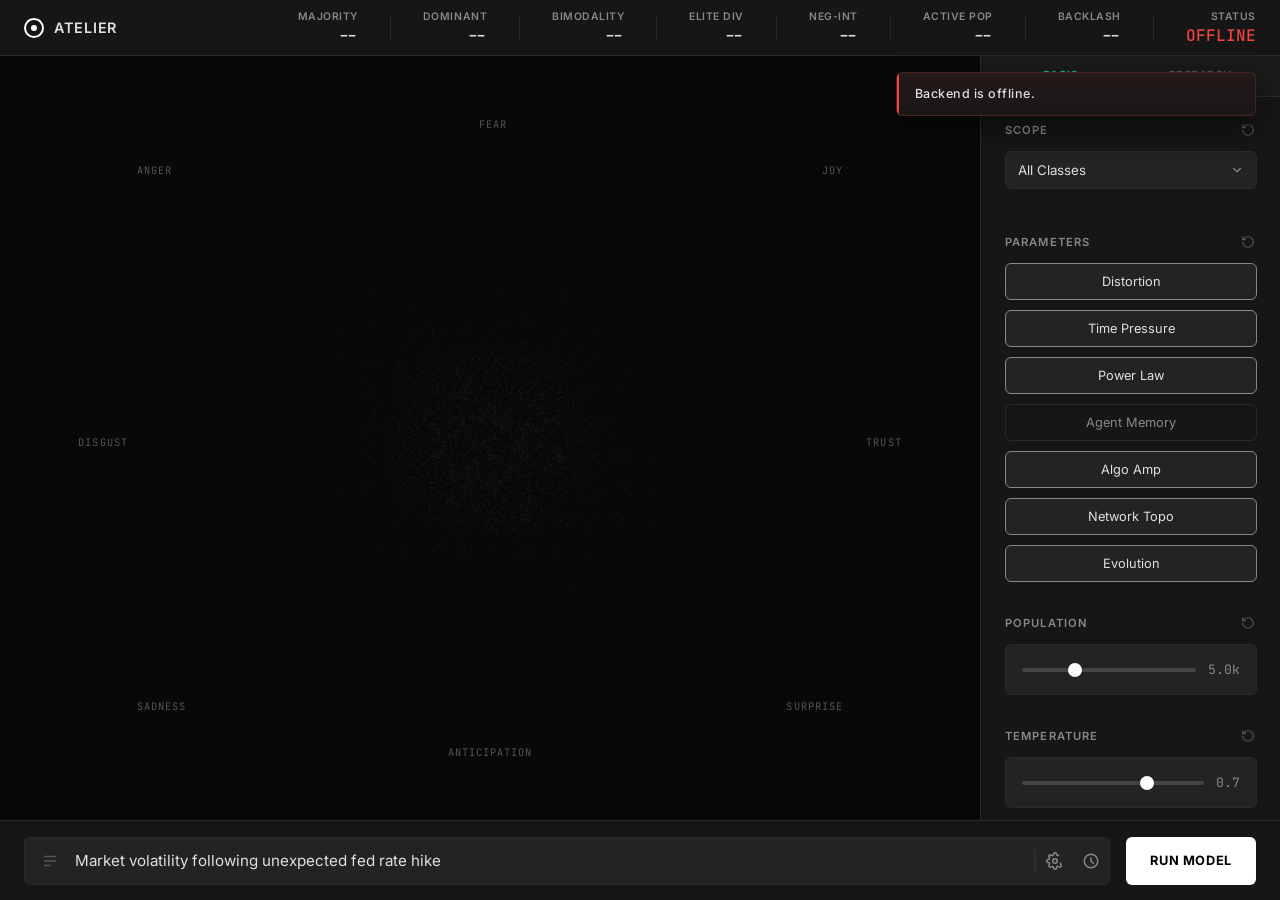
<file: frontend/index.html>
<!doctype html>
<html lang="en">
    <head>
        <meta charset="UTF-8" />
        <meta name="viewport" content="width=device-width, initial-scale=1.0" />
        <title>ATELIER</title>
        <link rel="stylesheet" href="style.css" />
        <link
            href="https://fonts.googleapis.com/css2?family=Inter:wght@400;500;600&family=JetBrains+Mono:wght@400;500&display=swap"
            rel="stylesheet"
        />
    </head>
    <body>
        <div id="toast-container" class="toast-container"></div>
        <!-- TOP TELEMETRY BAR -->
        <header class="telemetry-bar">
            <!-- LEFT: BRAND -->
            <div class="brand">
                <div class="brand-icon">
                    <div class="icon-inner"></div>
                </div>
                <span>ATELIER</span>
            </div>

            <!-- RIGHT: METRICS + GEAR -->
            <div class="telemetry-right">
                <div class="metrics-ticker">
                    <div
                        class="metric" tabindex="0"
                        data-tooltip="The raw majority emotion across the entire population, unweighted by influence."
                    >
                        <span class="label">MAJORITY</span>
                        <span class="value" id="val-majority">--</span>
                    </div>
                    <div class="separator"></div>
                    <div
                        class="metric" tabindex="0"
                        data-tooltip="The most influential emotion, weighted by agent influence and outrage contagion."
                    >
                        <span class="label">DOMINANT</span>
                        <span class="value" id="val-sentiment">--</span>
                    </div>
                    <div class="separator"></div>
                    <div
                        class="metric" tabindex="0"
                        data-tooltip="Sarle's Bimodality Coefficient. > 0.555 indicates a true societal schism/polarization."
                    >
                        <span class="label">BIMODALITY</span>
                        <span class="value" id="val-polarization">--</span>
                    </div>
                    <div class="separator"></div>
                    <div
                        class="metric" tabindex="0"
                        data-tooltip="Distance between the emotional center of elites vs the general population."
                    >
                        <span class="label">ELITE DIV</span>
                        <span class="value" id="val-elite-divergence">--</span>
                    </div>
                    <div class="separator"></div>
                    <div
                        class="metric" tabindex="0"
                        data-tooltip="Area under the curve for negative emotional valence over time (stewing)."
                    >
                        <span class="label">NEG-INT</span>
                        <span class="value" id="val-negative-integral">--</span>
                    </div>
                    <div class="separator"></div>
                    <div
                        class="metric" tabindex="0"
                        data-tooltip="Percentage of the population crossing the Granovetter behavioral threshold."
                    >
                        <span class="label">ACTIVE POP</span>
                        <span class="value" id="val-active-pop">--</span>
                    </div>
                    <div class="separator"></div>
                    <div
                        class="metric" tabindex="0"
                        data-tooltip="Probability that the skeptical frame captures the wider public narrative."
                    >
                        <span class="label">BACKLASH</span>
                        <span class="value" id="val-backlash">--</span>
                    </div>
                    <div class="separator hidden" id="warnings-separator"></div>
                    <div
                        class="metric hidden"
                        id="warnings-metric"
                        tabindex="0"
                        data-tooltip="Simulation warnings will appear here when generation or evolution falls back."
                    >
                        <span class="label">WARNINGS</span>
                        <span class="value" id="val-warnings">0</span>
                    </div>
                    <div class="separator"></div>
                    <div class="metric" tabindex="0">
                        <span class="label">STATUS</span>
                        <span class="value" id="sys-status">--</span>
                    </div>
                </div>
            </div>
        </header>

        <div class="app-body">
            <!-- EXPLAINABILITY OVERLAY -->
            <div id="explainability-panel" class="explainability-panel hidden">
                <div class="explainability-header">
                    <div class="explainability-title">REASONING TRACES</div>
                    <button id="close-explainability" class="close-btn" aria-label="Close explainability">&times;</button>
                </div>
                <div class="explainability-content">
                    <div class="explain-section">
                        <h4>WORLD MODEL REASONING</h4>
                        <p id="ex-reasoning">--</p>
                    </div>
                    <div class="explain-section">
                        <h4>COGNITIVE DRIVERS</h4>
                        <p id="ex-cognitive">--</p>
                    </div>
                    <div class="explain-section">
                        <h4>DETECTED BIASES</h4>
                        <div id="ex-biases" class="bias-tags-container">--</div>
                    </div>
                    <div class="explain-section">
                        <h4>THE SHIFT</h4>
                        <p id="ex-shift-story">--</p>
                    </div>
                    <div class="explain-section">
                        <h4>VIRAL DYNAMICS</h4>
                        <p id="ex-viral">--</p>
                    </div>
                    <div class="explain-section">
                        <h4>TUG OF WAR</h4>
                        <p id="ex-tug-of-war">--</p>
                    </div>
                    <div class="explain-section">
                        <h4>SOCIETAL STRUCTURE</h4>
                        <p id="ex-structure">--</p>
                    </div>
                    <div class="explain-section">
                        <h4>LONG-TERM IMPACT</h4>
                        <p id="ex-stewing-impact">--</p>
                    </div>
                    <div class="explain-section">
                        <h4>ENDOGENOUS EVENTS</h4>
                        <p id="ex-endogenous-events">--</p>
                    </div>
                    <div class="explain-section">
                        <h4>DEMOGRAPHICS</h4>
                        <div id="ex-demographics" class="demo-list">--</div>
                    </div>
                </div>
            </div>

            <!-- MAIN VISUALIZATION LAYER -->
            <main class="canvas-wrapper">
                <div class="grid-background"></div>

                <div class="axis-label axis-joy">JOY</div>
                <div class="axis-label axis-trust">TRUST</div>
                <div class="axis-label axis-fear">FEAR</div>
                <div class="axis-label axis-surprise">SURPRISE</div>
                <div class="axis-label axis-sadness">SADNESS</div>
                <div class="axis-label axis-disgust">DISGUST</div>
                <div class="axis-label axis-anger">ANGER</div>
                <div class="axis-label axis-anticipation">ANTICIPATION</div>

                <canvas id="agent-canvas" aria-label="Agent state visualization"></canvas>
            </main>

            <!-- RETRACTABLE SIDEBAR -->
            <aside class="sidebar" id="config-sidebar">
                <div class="sidebar-tabs">
                    <button class="tab-btn active" id="tab-basic">BASIC</button>
                    <button class="tab-btn" id="tab-researcher">
                        RESEARCH
                    </button>
                </div>
                <div class="sidebar-content" id="sidebar-basic">
                    <div class="config-section">
                        <div class="section-header">
                            <label class="section-title" tabindex="0" data-tooltip="Set the class of agents to observe.">SCOPE</label>
                            <button class="reset-section-btn" onclick="resetSection(this)" data-tooltip="Reset section" aria-label="Reset Defaults">
                                <svg width="14" height="14" viewBox="0 0 24 24" fill="none" stroke="currentColor" stroke-width="2" stroke-linecap="round" stroke-linejoin="round">
                                    <path d="M3 12a9 9 0 1 0 9-9 9.75 9.75 0 0 0-6.74 2.74L3 8"/>
                                    <path d="M3 3v5h5"/>
                                </svg>
                            </button>
                        </div>
                        <div class="select-wrapper">
                            <select id="filter-class">
                                <option value="All" selected>All Classes</option>
                                <option value="Underclass">Underclass</option>
                                <option value="Working Class">
                                    Working Class
                                </option>
                                <option value="Middle Class">
                                    Middle Class
                                </option>
                                <option value="Upper Middle">
                                    Upper Middle
                                </option>
                                <option value="Elite">Elite</option>
                            </select>
                        </div>
                    </div>

                    <div class="config-section">
                        <div class="section-header">
                            <label class="section-title" tabindex="0" data-tooltip="Toggle core simulation mechanisms.">PARAMETERS</label>
                            <button class="reset-section-btn" onclick="resetSection(this)" data-tooltip="Reset section" aria-label="Reset Defaults">
                                <svg width="14" height="14" viewBox="0 0 24 24" fill="none" stroke="currentColor" stroke-width="2" stroke-linecap="round" stroke-linejoin="round">
                                    <path d="M3 12a9 9 0 1 0 9-9 9.75 9.75 0 0 0-6.74 2.74L3 8"/>
                                    <path d="M3 3v5h5"/>
                                </svg>
                            </button>
                        </div>
                        <div class="toggle-grid">
                            <button
                                class="toggle-btn active"
                                id="tog-distortion"
                                onclick="this.classList.toggle('active')"
                                data-tooltip="Enable signal distortion (Telephone Game / Entropy)"
                            >
                                Distortion
                            </button>
                            <button
                                class="toggle-btn active"
                                id="tog-pressure"
                                onclick="this.classList.toggle('active')"
                                data-tooltip="Enable time pressure (Cognitive Tunneling / Urgency)"
                            >
                                Time Pressure
                            </button>
                            <button
                                class="toggle-btn active"
                                id="tog-power-law"
                                onclick="this.classList.toggle('active')"
                                data-tooltip="Enable power law influence (Weighted Aggregation / Pareto Distribution)"
                            >
                                Power Law
                            </button>
                            <button
                                class="toggle-btn"
                                id="tog-memory"
                                onclick="this.classList.toggle('active')"
                                data-tooltip="Enable agent memory (Fatigue and Trigger Stacking). Note: State persists across requests. May cause overlap in batch runs."
                            >
                                Agent Memory
                            </button>
                            <button
                                class="toggle-btn active"
                                id="tog-algo-amp"
                                onclick="this.classList.toggle('active')"
                                data-tooltip="Enable Algorithmic Amplification (2-pass filter bubble)"
                            >
                                Algo Amp
                            </button>
                            <button
                                class="toggle-btn active"
                                id="tog-network"
                                onclick="this.classList.toggle('active')"
                                data-tooltip="Enable Network Topology (Echo Chambers & Influencers)"
                            >
                                Network Topo
                            </button>
                            <button
                                class="toggle-btn active"
                                id="tog-evolution"
                                onclick="this.classList.toggle('active')"
                                data-tooltip="Enable long-term societal evolution"
                            >
                                Evolution
                            </button>
                        </div>
                    </div>

                    <div class="config-section">
                        <div class="section-header">
                            <label class="section-title" tabindex="0" for="param-count" data-tooltip="Total number of agents simulated in the population.">POPULATION</label>
                            <button class="reset-section-btn" onclick="resetSection(this)" data-tooltip="Reset section" aria-label="Reset Defaults">
                                <svg width="14" height="14" viewBox="0 0 24 24" fill="none" stroke="currentColor" stroke-width="2" stroke-linecap="round" stroke-linejoin="round">
                                    <path d="M3 12a9 9 0 1 0 9-9 9.75 9.75 0 0 0-6.74 2.74L3 8"/>
                                    <path d="M3 3v5h5"/>
                                </svg>
                            </button>
                        </div>
                        <div class="range-wrapper">
                            <input
                                type="range"
                                id="param-count"
                                min="1000"
                                max="15000"
                                step="1000"
                                value="5000"
                            />
                            <span class="range-val" id="disp-count">5.0k</span>
                        </div>
                    </div>

                    <div class="config-section">
                        <div class="section-header">
                            <label
                            class="section-title" tabindex="0"
                            for="param-temp"
                            data-tooltip="Controls the mutation rate. Higher values increase randomness in agent personalities and beliefs, creating more outliers."
                            >TEMPERATURE</label
                        >
                            <button class="reset-section-btn" onclick="resetSection(this)" data-tooltip="Reset section" aria-label="Reset Defaults">
                                <svg width="14" height="14" viewBox="0 0 24 24" fill="none" stroke="currentColor" stroke-width="2" stroke-linecap="round" stroke-linejoin="round">
                                    <path d="M3 12a9 9 0 1 0 9-9 9.75 9.75 0 0 0-6.74 2.74L3 8"/>
                                    <path d="M3 3v5h5"/>
                                </svg>
                            </button>
                        </div>
                        <div class="range-wrapper">
                            <input
                                type="range"
                                id="param-temp"
                                min="0"
                                max="1.0"
                                step="0.1"
                                value="0.7"
                            />
                            <span class="range-val" id="disp-temp">0.7</span>
                        </div>
                    </div>

                    <div class="config-section">
                        <label class="section-title" tabindex="0" data-tooltip="Manage parallel simulation runs for comparison.">BATCH MATRIX</label>
                        <div id="batch-container" class="batch-list">
                            <!-- Run Profiles will be injected here -->
                        </div>
                        <button
                            id="btn-add-run"
                            class="action-btn-outline action-btn-add-run"
                        >
                            + ADD EXPERIMENT
                        </button>
                    </div>
                </div>

                <div class="sidebar-content hidden" id="sidebar-researcher">
                    <div class="config-section">
                        <div class="section-header">
                            <label
                            class="section-title" tabindex="0"
                            data-tooltip="Controls the sharpness of emotions. Lower values mean more pronounced dominant emotions."
                            >EMOTION TEMP</label
                        >
                            <button class="reset-section-btn" onclick="resetSection(this)" data-tooltip="Reset section" aria-label="Reset Defaults">
                                <svg width="14" height="14" viewBox="0 0 24 24" fill="none" stroke="currentColor" stroke-width="2" stroke-linecap="round" stroke-linejoin="round">
                                    <path d="M3 12a9 9 0 1 0 9-9 9.75 9.75 0 0 0-6.74 2.74L3 8"/>
                                    <path d="M3 3v5h5"/>
                                </svg>
                            </button>
                        </div>
                        <div class="range-wrapper">
                            <input
                                type="range"
                                id="param-emotion-temp"
                                min="0.01"
                                max="1.0"
                                step="0.01"
                                value="0.2"
                            />
                            <span class="range-val" id="disp-emotion-temp"
                                >0.2</span
                            >
                        </div>
                    </div>

                    <div class="config-section">
                        <div class="section-header">
                            <label class="section-title" tabindex="0" data-tooltip="Parameters governing how agents perceive and process information.">COGNITIVE ENGINE</label>
                            <button class="reset-section-btn" onclick="resetSection(this)" data-tooltip="Reset section" aria-label="Reset Defaults">
                                <svg width="14" height="14" viewBox="0 0 24 24" fill="none" stroke="currentColor" stroke-width="2" stroke-linecap="round" stroke-linejoin="round">
                                    <path d="M3 12a9 9 0 1 0 9-9 9.75 9.75 0 0 0-6.74 2.74L3 8"/>
                                    <path d="M3 3v5h5"/>
                                </svg>
                            </button>
                        </div>
                        <div class="toggle-grid margin-y-12">
                            <button
                                class="toggle-btn active"
                                id="tog-selective-exposure"
                                onclick="this.classList.toggle('active')"
                                data-tooltip="Enable soft selective exposure instead of hard blocking."
                            >
                                Selective Exposure
                            </button>
                        </div>
                        <div class="sidebar-grid">
                            <div class="sidebar-field">
                                <label data-tooltip="Interaction strength between different world dimensions.">Cross Dim</label
                                ><input
                                    type="number"
                                    id="res-cross-dim"
                                    step="0.1"
                                    value="0.3"
                                    class="sidebar-input"
                                />
                            </div>
                            <div class="sidebar-field">
                                <label data-tooltip="Social Consensus Gain. How much agents align misinterpretations.">Consensus</label
                                ><input
                                    type="number"
                                    id="res-consensus"
                                    step="0.05"
                                    value="0.25"
                                    class="sidebar-input"
                                />
                            </div>
                        </div>
                        <div class="sidebar-grid">
                            <div class="sidebar-field">
                                <label data-tooltip="Processing speed/gain factor in processing functions.">K Process</label
                                ><input
                                    type="number"
                                    id="res-k-process"
                                    step="0.1"
                                    value="1.5"
                                    class="sidebar-input"
                                />
                            </div>
                            <div class="sidebar-field">
                                <label data-tooltip="Weight of importance in relevance calculation.">Rel Imp Wt</label
                                ><input
                                    type="number"
                                    id="res-rel-imp"
                                    step="0.1"
                                    value="0.7"
                                    class="sidebar-input"
                                />
                            </div>
                        </div>
                        <div class="sidebar-grid">
                            <div class="sidebar-field">
                                <label data-tooltip="Base tolerance before contradictory information is suppressed.">Base Tol</label
                                ><input
                                    type="number"
                                    id="res-selective-base"
                                    step="0.05"
                                    value="-0.3"
                                    class="sidebar-input"
                                />
                            </div>
                            <div class="sidebar-field">
                                <label data-tooltip="How much openness increases tolerance for contradiction.">Open Tol</label
                                ><input
                                    type="number"
                                    id="res-selective-open"
                                    step="0.05"
                                    value="0.4"
                                    class="sidebar-input"
                                />
                            </div>
                        </div>
                        <div class="sidebar-grid">
                            <div class="sidebar-field">
                                <label data-tooltip="Soft-gate sharpness for selective exposure.">Filter Gain</label
                                ><input
                                    type="number"
                                    id="res-selective-gain"
                                    step="0.5"
                                    value="8.0"
                                    class="sidebar-input"
                                />
                            </div>
                            <div class="sidebar-field">
                                <label data-tooltip="Maximum suppression applied by selective exposure.">Max Supp</label
                                ><input
                                    type="number"
                                    id="res-selective-max"
                                    step="0.05"
                                    value="0.85"
                                    class="sidebar-input"
                                />
                            </div>
                        </div>
                        <div class="sidebar-grid">
                            <div class="sidebar-field">
                                <label data-tooltip="Smooth threshold sharpness for small relevance values.">Thresh Gain</label
                                ><input
                                    type="number"
                                    id="res-threshold-gain"
                                    step="1"
                                    value="18.0"
                                    class="sidebar-input"
                                />
                            </div>
                            <div class="sidebar-field">
                                <label data-tooltip="Minimum relevance energy required for engagement.">Engage Thresh</label
                                ><input
                                    type="number"
                                    id="res-engagement-threshold"
                                    step="0.01"
                                    value="0.15"
                                    class="sidebar-input"
                                />
                            </div>
                        </div>
                        <div class="sidebar-grid">
                            <div class="sidebar-field">
                                <label data-tooltip="Sharpness of the final engagement sigmoid.">Engage Gain</label
                                ><input
                                    type="number"
                                    id="res-engagement-gain"
                                    step="0.5"
                                    value="10.0"
                                    class="sidebar-input"
                                />
                            </div>
                        </div>
                    </div>

                    <div class="config-section">
                        <div class="section-header">
                            <label class="section-title" tabindex="0" data-tooltip="Topology construction and community cohesion.">NETWORK TOPOLOGY</label>
                            <button class="reset-section-btn" onclick="resetSection(this)" data-tooltip="Reset section" aria-label="Reset Defaults">
                                <svg width="14" height="14" viewBox="0 0 24 24" fill="none" stroke="currentColor" stroke-width="2" stroke-linecap="round" stroke-linejoin="round">
                                    <path d="M3 12a9 9 0 1 0 9-9 9.75 9.75 0 0 0-6.74 2.74L3 8"/>
                                    <path d="M3 3v5h5"/>
                                </svg>
                            </button>
                        </div>
                        <div class="sidebar-grid">
                            <div class="sidebar-field">
                                <label data-tooltip="Triadic Closure Probability (Neighbors-of-Neighbors).">Closure Prob</label
                                ><input
                                    type="number"
                                    id="res-triadic-prob"
                                    step="0.05"
                                    value="0.2"
                                    class="sidebar-input"
                                />
                            </div>
                            <div class="sidebar-field">
                                <label data-tooltip="Iterations of triadic closure refinement.">Iterations</label
                                ><input
                                    type="number"
                                    id="res-triadic-iter"
                                    step="1"
                                    value="1"
                                    class="sidebar-input"
                                />
                            </div>
                        </div>
                        <div class="sidebar-grid">
                            <div class="sidebar-field">
                                <label data-tooltip="How strongly worldview similarity shapes candidate selection.">Homophily</label
                                ><input
                                    type="number"
                                    id="res-homophily"
                                    step="0.1"
                                    value="2.0"
                                    class="sidebar-input"
                                />
                            </div>
                        </div>
                    </div>

                    <div class="config-section">
                        <div class="section-header">
                            <label class="section-title" tabindex="0" data-tooltip="How psychological traits react under high urgency/stress.">STRESS MULTIPLIERS</label>
                            <button class="reset-section-btn" onclick="resetSection(this)" data-tooltip="Reset section" aria-label="Reset Defaults">
                                <svg width="14" height="14" viewBox="0 0 24 24" fill="none" stroke="currentColor" stroke-width="2" stroke-linecap="round" stroke-linejoin="round">
                                    <path d="M3 12a9 9 0 1 0 9-9 9.75 9.75 0 0 0-6.74 2.74L3 8"/>
                                    <path d="M3 3v5h5"/>
                                </svg>
                            </button>
                        </div>
                        <div class="sidebar-grid">
                            <div class="sidebar-field">
                                <label data-tooltip="Amplification of neuroticism under stress.">Neur Amp</label
                                ><input
                                    type="number"
                                    id="res-stress-neur"
                                    step="0.1"
                                    value="1.5"
                                    class="sidebar-input"
                                />
                            </div>
                            <div class="sidebar-field">
                                <label data-tooltip="Personality Socialization Gain (Nurture).">Socialize</label
                                ><input
                                    type="number"
                                    id="res-socialize"
                                    step="0.01"
                                    value="0.05"
                                    class="sidebar-input"
                                />
                            </div>
                        </div>
                    </div>
                    <div class="config-section">
                        <div class="section-header">
                            <label class="section-title" tabindex="0" data-tooltip="Parameters governing emergence and action thresholds.">PHYSICS ENGINE</label>
                            <button class="reset-section-btn" onclick="resetSection(this)" data-tooltip="Reset section" aria-label="Reset Defaults">
                                <svg width="14" height="14" viewBox="0 0 24 24" fill="none" stroke="currentColor" stroke-width="2" stroke-linecap="round" stroke-linejoin="round">
                                    <path d="M3 12a9 9 0 1 0 9-9 9.75 9.75 0 0 0-6.74 2.74L3 8"/>
                                    <path d="M3 3v5h5"/>
                                </svg>
                            </button>
                        </div>
                        <div class="toggle-grid margin-y-12">
                            <button
                                class="toggle-btn active"
                                id="tog-granovetter"
                                onclick="this.classList.toggle('active')"
                                data-tooltip="Enable Granovetter Threshold Model (Critical Mass Cascades)"
                            >
                                Granovetter Model
                            </button>
                        </div>
                        <div class="sidebar-grid">
                            <div class="sidebar-field">
                                <label data-tooltip="Mean local threshold for joining action.">Threshold μ</label
                                ><input
                                    type="number"
                                    id="res-gran-mean"
                                    step="0.05"
                                    value="0.25"
                                    class="sidebar-input"
                                />
                            </div>
                            <div class="sidebar-field">
                                <label data-tooltip="Standard deviation of action thresholds.">Threshold σ</label
                                ><input
                                    type="number"
                                    id="res-gran-std"
                                    step="0.05"
                                    value="0.15"
                                    class="sidebar-input"
                                />
                            </div>
                        </div>
                        <div class="sidebar-grid">
                            <div class="sidebar-field">
                                <label data-tooltip="Multiplier for outrage propagation.">Outrage Gain</label
                                ><input
                                    type="number"
                                    id="res-outrage"
                                    step="0.1"
                                    value="8.0"
                                    class="sidebar-input"
                                />
                            </div>
                            <div class="sidebar-field">
                                <label data-tooltip="Maximum viral multiplier for information spread.">Viral Mult</label
                                ><input
                                    type="number"
                                    id="res-viral"
                                    step="0.1"
                                    value="10.0"
                                    class="sidebar-input"
                                />
                            </div>
                        </div>
                    </div>
                    <div class="config-section">
                        <div class="section-header">
                            <label class="section-title" tabindex="0" data-tooltip="Parameters for multi-tick temporal loop.">TIME-SERIES STEWING</label>
                            <button class="reset-section-btn" onclick="resetSection(this)" data-tooltip="Reset section" aria-label="Reset Defaults">
                                <svg width="14" height="14" viewBox="0 0 24 24" fill="none" stroke="currentColor" stroke-width="2" stroke-linecap="round" stroke-linejoin="round">
                                    <path d="M3 12a9 9 0 1 0 9-9 9.75 9.75 0 0 0-6.74 2.74L3 8"/>
                                    <path d="M3 3v5h5"/>
                                </svg>
                            </button>
                        </div>
                        <div class="sidebar-grid">
                            <div class="sidebar-field">
                                <label data-tooltip="Number of discrete ticks to simulate.">Ticks</label>
                                <input type="number" id="res-stew-ticks" step="1" value="5" class="sidebar-input" />
                            </div>
                            <div class="sidebar-field">
                                <label data-tooltip="Agent's self-retention weight.">Self Ret.</label>
                                <input type="number" id="res-stew-self" step="0.1" value="0.6" class="sidebar-input" />
                            </div>
                        </div>
                        <div class="sidebar-grid">
                            <div class="sidebar-field">
                                <label data-tooltip="Agent's local echo chamber influence.">Local Infl.</label>
                                <input type="number" id="res-stew-local" step="0.1" value="0.3" class="sidebar-input" />
                            </div>
                            <div class="sidebar-field">
                                <label data-tooltip="Viral contagion influence.">Viral Infl.</label>
                                <input type="number" id="res-stew-viral" step="0.1" value="0.1" class="sidebar-input" />
                            </div>
                        </div>
                    </div>
                    <div class="config-section">
                        <div class="section-header">
                            <label class="section-title" tabindex="0" data-tooltip="Agent memory parameters for fatigue and trauma.">AGENT MEMORY</label>
                            <button class="reset-section-btn" onclick="resetSection(this)" data-tooltip="Reset section" aria-label="Reset Defaults">
                                <svg width="14" height="14" viewBox="0 0 24 24" fill="none" stroke="currentColor" stroke-width="2" stroke-linecap="round" stroke-linejoin="round">
                                    <path d="M3 12a9 9 0 1 0 9-9 9.75 9.75 0 0 0-6.74 2.74L3 8"/>
                                    <path d="M3 3v5h5"/>
                                </svg>
                            </button>
                        </div>
                        <div class="sidebar-grid">
                            <div class="sidebar-field">
                                <label data-tooltip="How much memory is retained (0 to 1).">Decay Rate</label
                                ><input
                                    type="number"
                                    id="res-mem-decay"
                                    step="0.1"
                                    value="0.7"
                                    class="sidebar-input"
                                />
                            </div>
                            <div class="sidebar-field">
                                <label data-tooltip="Social Rehearsal Gain. Slower decay for viral events.">Rehearsal</label
                                ><input
                                    type="number"
                                    id="res-mem-rehearsal"
                                    step="0.1"
                                    value="0.4"
                                    class="sidebar-input"
                                />
                            </div>
                        </div>
                        <div class="sidebar-grid">
                            <div class="sidebar-field">
                                <label data-tooltip="How much past identical events suppress reaction.">Desensitize</label
                                ><input
                                    type="number"
                                    id="res-mem-desens"
                                    step="0.1"
                                    value="0.5"
                                    class="sidebar-input"
                                />
                            </div>
                            <div class="sidebar-field">
                                <label data-tooltip="How much past stress amplifies new threats.">Trigger Stack</label
                                ><input
                                    type="number"
                                    id="res-mem-trigger"
                                    step="0.1"
                                    value="1.2"
                                    class="sidebar-input"
                                />
                            </div>
                        </div>
                    </div>
                    <div class="config-section">
                        <div class="section-header">
                            <label class="section-title" tabindex="0" data-tooltip="Algorithmic filtering and amplification parameters.">ALGORITHMIC FILTER BUBBLE</label>
                            <button class="reset-section-btn" onclick="resetSection(this)" data-tooltip="Reset section" aria-label="Reset Defaults">
                                <svg width="14" height="14" viewBox="0 0 24 24" fill="none" stroke="currentColor" stroke-width="2" stroke-linecap="round" stroke-linejoin="round">
                                    <path d="M3 12a9 9 0 1 0 9-9 9.75 9.75 0 0 0-6.74 2.74L3 8"/>
                                    <path d="M3 3v5h5"/>
                                </svg>
                            </button>
                        </div>
                        <div class="sidebar-grid">
                            <div class="sidebar-field">
                                <label data-tooltip="Fraction of population used for initial A/B test.">Sample Size</label
                                ><input
                                    type="number"
                                    id="res-algo-sample"
                                    step="0.05"
                                    value="0.1"
                                    class="sidebar-input"
                                />
                            </div>
                            <div class="sidebar-field">
                                <label data-tooltip="How much to amplify the dimensions that cause highest engagement.">Exaggeration</label
                                ><input
                                    type="number"
                                    id="res-algo-exagg"
                                    step="0.1"
                                    value="1.5"
                                    class="sidebar-input"
                                />
                            </div>
                        </div>
                        <div class="sidebar-grid">
                            <div class="sidebar-field">
                                <label data-tooltip="Number of dimensions the algorithm can amplify per pass.">Top K</label
                                ><input
                                    type="number"
                                    id="res-algo-topk"
                                    step="1"
                                    value="2"
                                    class="sidebar-input"
                                />
                            </div>
                            <div class="sidebar-field">
                                <label data-tooltip="Minimum magnitude required before a dimension can be amplified.">Active Floor</label
                                ><input
                                    type="number"
                                    id="res-algo-active"
                                    step="0.01"
                                    value="0.05"
                                    class="sidebar-input"
                                />
                            </div>
                        </div>
                        <div class="sidebar-grid">
                            <div class="sidebar-field">
                                <label data-tooltip="Maximum per-dimension change applied by amplification.">Max Delta</label
                                ><input
                                    type="number"
                                    id="res-algo-max-delta"
                                    step="0.01"
                                    value="0.2"
                                    class="sidebar-input"
                                />
                            </div>
                        </div>
                    </div>
                    <div class="config-section">
                        <div class="section-header">
                            <label class="section-title" tabindex="0" data-tooltip="Settings for noise and information loss."
                            >DISTORTION & ENTROPY</label
                        >
                            <button class="reset-section-btn" onclick="resetSection(this)" data-tooltip="Reset section" aria-label="Reset Defaults">
                                <svg width="14" height="14" viewBox="0 0 24 24" fill="none" stroke="currentColor" stroke-width="2" stroke-linecap="round" stroke-linejoin="round">
                                    <path d="M3 12a9 9 0 1 0 9-9 9.75 9.75 0 0 0-6.74 2.74L3 8"/>
                                    <path d="M3 3v5h5"/>
                                </svg>
                            </button>
                        </div>
                        <div class="sidebar-grid">
                            <div class="sidebar-field">
                                <label data-tooltip="Maximum noise added during signal distortion.">Max Noise</label
                                ><input
                                    type="number"
                                    id="res-dist-max"
                                    step="0.1"
                                    value="0.4"
                                    class="sidebar-input"
                                />
                            </div>
                            <div class="sidebar-field">
                                <label data-tooltip="Additional distortion noise based on neuroticism.">Neur Gain</label
                                ><input
                                    type="number"
                                    id="res-dist-neur"
                                    step="0.1"
                                    value="0.6"
                                    class="sidebar-input"
                                />
                            </div>
                        </div>
                        <div class="sidebar-grid">
                            <div class="sidebar-field">
                                <label data-tooltip="Relative cap on per-dimension distortion.">Rel Cap</label
                                ><input
                                    type="number"
                                    id="res-dist-rel-cap"
                                    step="0.05"
                                    value="1.1"
                                    class="sidebar-input"
                                />
                            </div>
                            <div class="sidebar-field">
                                <label data-tooltip="Absolute cap on per-dimension distortion.">Abs Cap</label
                                ><input
                                    type="number"
                                    id="res-dist-abs-cap"
                                    step="0.05"
                                    value="0.5"
                                    class="sidebar-input"
                                />
                            </div>
                        </div>
                    </div>
                    <div class="config-section">
                        <div class="section-header">
                            <label class="section-title" tabindex="0" data-tooltip="Settings for the long-term societal evolution loop.">EVOLUTION</label>
                            <button class="reset-section-btn" onclick="resetSection(this)" data-tooltip="Reset section" aria-label="Reset Defaults">
                                <svg width="14" height="14" viewBox="0 0 24 24" fill="none" stroke="currentColor" stroke-width="2" stroke-linecap="round" stroke-linejoin="round">
                                    <path d="M3 12a9 9 0 1 0 9-9 9.75 9.75 0 0 0-6.74 2.74L3 8"/>
                                    <path d="M3 3v5h5"/>
                                </svg>
                            </button>
                        </div>
                        <div class="sidebar-grid">
                            <div class="sidebar-field">
                                <label data-tooltip="Number of evolution cycles to run.">Generations</label
                                ><input
                                    type="number"
                                    id="res-evo-gen"
                                    step="1"
                                    value="10"
                                    class="sidebar-input"
                                />
                            </div>
                            <div class="sidebar-field">
                                <label data-tooltip="Fraction of wealth/influence inherited by the next generation.">Inherit Frac</label
                                ><input
                                    type="number"
                                    id="res-evo-inh"
                                    step="0.1"
                                    value="0.7"
                                    class="sidebar-input"
                                />
                            </div>
                        </div>
                        <div class="sidebar-grid">
                            <div class="sidebar-field">
                                <label data-tooltip="Frequency of random societal shocks.">Shock Freq</label
                                ><input
                                    type="number"
                                    id="res-evo-shock-freq"
                                    step="0.1"
                                    value="0.1"
                                    class="sidebar-input"
                                />
                            </div>
                            <div class="sidebar-field">
                                <label data-tooltip="Magnitude of random societal shocks.">Shock Mag</label
                                ><input
                                    type="number"
                                    id="res-evo-shock-mag"
                                    step="0.1"
                                    value="0.2"
                                    class="sidebar-input"
                                />
                            </div>
                        </div>
                    </div>
                </div>
            </aside>

            <!-- RUN FILMSTRIP (Only shows after multi-run) -->
            <div id="run-filmstrip" class="run-filmstrip hidden">
                <!-- Mini result cards -->
            </div>
        </div>

        <!-- BOTTOM INPUT BAR -->
        <footer class="input-bar">
            <div class="input-container">
                <div class="input-icon">
                    <svg
                        width="18"
                        height="18"
                        viewBox="0 0 24 24"
                        fill="none"
                        stroke="currentColor"
                        stroke-width="2"
                    >
                        <path d="M4 6h16M4 12h16M4 18h8" />
                    </svg>
                </div>
                <input
                    type="text"
                    id="news-input"
                    aria-label="News Headline Input"
                    placeholder="Market volatility following unexpected fed rate hike"
                    autocomplete="off"
                    value="Market volatility following unexpected fed rate hike"
                />
                <div class="separator"></div>
                <div class="separator"></div>
                <div class="separator"></div>
                <div class="separator"></div>
                <button
                    id="settings-btn"
                    class="icon-btn settings-trigger"
                    aria-label="Configure Model"
                    title="Configure Model"
                >
                    <svg
                        width="18"
                        height="18"
                        viewBox="0 0 24 24"
                        fill="none"
                        stroke="currentColor"
                        stroke-width="2"
                        stroke-linecap="round"
                        stroke-linejoin="round"
                    >
                        <circle cx="12" cy="12" r="3"></circle>
                        <path
                            d="M19.4 15a1.65 1.65 0 0 0 .33 1.82l.06.06a2 2 0 0 1 0 2.83 2 2 0 0 1-2.83 0l-.06-.06a1.65 1.65 0 0 0-1.82-.33 1.65 1.65 0 0 0-1 1.51V21a2 2 0 0 1-2 2 2 2 0 0 1-2-2v-.09A1.65 1.65 0 0 0 9 19.4a1.65 1.65 0 0 0-1.82.33l-.06.06a2 2 0 0 1-2.83 0 2 2 0 0 1 0-2.83l.06-.06a1.65 1.65 0 0 0 .33-1.82 1.65 1.65 0 0 0-1.51-1H3a2 2 0 0 1-2-2 2 2 0 0 1 2-2h.09A1.65 1.65 0 0 0 4.6 9a1.65 1.65 0 0 0-.33-1.82l-.06-.06a2 2 0 0 1 0-2.83 2 2 0 0 1 2.83 0l.06.06a1.65 1.65 0 0 0 1.82.33H9a1.65 1.65 0 0 0 1-1.51V3a2 2 0 0 1 2-2 2 2 0 0 1 2 2v.09a1.65 1.65 0 0 0 1 1.51 1.65 1.65 0 0 0 1.82-.33l.06-.06a2 2.83 0 2 2 0 0 1 0 2.83l-.06.06a1.65 1.65 0 0 0-.33 1.82V9a1.65 1.65 0 0 0 1.51 1H21a2 2 0 0 1 2 2 2 2 0 0 1-2 2h-.09a1.65 1.65 0 0 0-1.51 1z"
                        ></path>
                    </svg>
                </button>
                <button
                    id="history-btn"
                    class="icon-btn settings-trigger"
                    aria-label="Simulation History"
                    title="Simulation History"
                >
                    <svg
                        width="18"
                        height="18"
                        viewBox="0 0 24 24"
                        fill="none"
                        stroke="currentColor"
                        stroke-width="2"
                        stroke-linecap="round"
                        stroke-linejoin="round"
                    >
                        <path
                            d="M12 8v4l3 3m6-3a9 9 0 11-18 0 9 9 0 0118 0z"
                        ></path>
                    </svg>
                </button>
                <button
                    id="filmstrip-toggle-btn"
                    class="icon-btn settings-trigger hidden"
                    aria-label="Toggle Filmstrip"
                    title="Toggle Filmstrip"
                >
                    <svg
                        width="18"
                        height="18"
                        viewBox="0 0 24 24"
                        fill="none"
                        stroke="currentColor"
                        stroke-width="2"
                        stroke-linecap="round"
                        stroke-linejoin="round"
                    >
                        <rect
                            x="2"
                            y="2"
                            width="20"
                            height="20"
                            rx="2.18"
                            ry="2.18"
                        ></rect>
                        <line x1="7" y1="2" x2="7" y2="22"></line>
                        <line x1="17" y1="2" x2="17" y2="22"></line>
                        <line x1="2" y1="12" x2="22" y2="12"></line>
                    </svg>
                </button>
            </div>

            <div class="action-group">
                <button id="btn-explain" class="run-btn hidden" style="background: rgba(16, 185, 129, 0.2); border-color: #10b981; color: #10b981; margin-right: 10px;">EXPLAIN</button>
                <button id="btn-run" class="run-btn">RUN MODEL</button>
            </div>
        </footer>

        <!-- HOVER TOOLTIP -->
        <div id="tooltip" class="agent-card">
            <div class="card-header">
                <span class="agent-id">ID: <span id="tt-id">--</span></span>
                <span class="agent-class" id="tt-class">--</span>
            </div>
            <div class="card-body">
                <div class="data-row">
                    <span>Influence</span>
                    <span id="tt-influence" class="mono">--</span>
                </div>
                <div class="data-row highlight">
                    <span>State</span> <span id="tt-state">--</span>
                </div>
            </div>
        </div>

        <!-- INTERACTIVE AGENT DOSSIER -->
        <div id="dossier-card" class="dossier-card hidden">
            <div class="dossier-header">
                <div class="dossier-id-badge">
                    AGENT <span id="ds-id">0000</span>
                </div>
                <button id="ds-close" class="close-btn" aria-label="Close dossier">&times;</button>
            </div>

            <div class="dossier-tabs">
                <button class="tab-btn active" id="tab-agent">
                    INDIVIDUAL
                </button>
                <button class="tab-btn" id="tab-cluster">
                    CLUSTER AGGREGATE
                </button>
            </div>

            <div class="dossier-main">
                <!-- INDIVIDUAL VIEW -->
                <div id="view-agent">
                    <div class="dossier-info info-grid-1col">                        <div class="info-group">
                            <label>CLASS</label>
                            <div id="ds-class" class="info-value">--</div>
                        </div>
                    </div>

                    <div class="dossier-personality">
                        <label class="section-label"
                            >PSYCHOMETRIC PROFILE (BIG 5)</label
                        >
                        <div class="traits-container">
                            <div class="trait-row">
                                <div class="trait-header">
                                    <span class="trait-name">Openness</span>
                                    <span id="val-openness" class="trait-val"
                                        >0%</span
                                    >
                                </div>
                                <div class="trait-bar-bg">
                                    <div
                                        id="bar-openness"
                                        class="trait-bar"
                                    ></div>
                                </div>
                            </div>
                            <div class="trait-row">
                                <div class="trait-header">
                                    <span class="trait-name"
                                        >Conscientiousness</span
                                    >
                                    <span
                                        id="val-conscientiousness"
                                        class="trait-val"
                                        >0%</span
                                    >
                                </div>
                                <div class="trait-bar-bg">
                                    <div
                                        id="bar-conscientiousness"
                                        class="trait-bar"
                                    ></div>
                                </div>
                            </div>
                            <div class="trait-row">
                                <div class="trait-header">
                                    <span class="trait-name">Extraversion</span>
                                    <span
                                        id="val-extraversion"
                                        class="trait-val"
                                        >0%</span
                                    >
                                </div>
                                <div class="trait-bar-bg">
                                    <div
                                        id="bar-extraversion"
                                        class="trait-bar"
                                    ></div>
                                </div>
                            </div>
                            <div class="trait-row">
                                <div class="trait-header">
                                    <span class="trait-name"
                                        >Agreeableness</span
                                    >
                                    <span
                                        id="val-agreeableness"
                                        class="trait-val"
                                        >0%</span
                                    >
                                </div>
                                <div class="trait-bar-bg">
                                    <div
                                        id="bar-agreeableness"
                                        class="trait-bar"
                                    ></div>
                                </div>
                            </div>
                            <div class="trait-row">
                                <div class="trait-header">
                                    <span class="trait-name">Neuroticism</span>
                                    <span id="val-neuroticism" class="trait-val"
                                        >0%</span
                                    >
                                </div>
                                <div class="trait-bar-bg">
                                    <div
                                        id="bar-neuroticism"
                                        class="trait-bar"
                                    ></div>
                                </div>
                            </div>
                        </div>
                    </div>
                </div>

                <!-- CLUSTER VIEW -->
                <div id="view-cluster" class="hidden">
                    <div class="dossier-personality">
                        <label class="section-label"
                            >MEAN PERSONALITY (<span id="ds-cluster-name"
                                >--</span
                            >)</label
                        >
                        <div class="traits-container">
                            <div class="trait-row">
                                <div class="trait-header">
                                    <span class="trait-name">Openness</span>
                                    <span id="c-val-openness" class="trait-val"
                                        >0%</span
                                    >
                                </div>
                                <div class="trait-bar-bg">
                                    <div
                                        id="c-bar-openness"
                                        class="trait-bar trait-bar-blue"
                                    ></div>
                                </div>
                            </div>
                            <div class="trait-row">
                                <div class="trait-header">
                                    <span class="trait-name"
                                        >Conscientiousness</span
                                    >
                                    <span
                                        id="c-val-conscientiousness"
                                        class="trait-val"
                                        >0%</span
                                    >
                                </div>
                                <div class="trait-bar-bg">
                                    <div
                                        id="c-bar-conscientiousness"
                                        class="trait-bar trait-bar-blue"
                                    ></div>
                                </div>
                            </div>
                            <div class="trait-row">
                                <div class="trait-header">
                                    <span class="trait-name">Extraversion</span>
                                    <span
                                        id="c-val-extraversion"
                                        class="trait-val"
                                        >0%</span
                                    >
                                </div>
                                <div class="trait-bar-bg">
                                    <div
                                        id="c-bar-extraversion"
                                        class="trait-bar trait-bar-blue"
                                    ></div>
                                </div>
                            </div>
                            <div class="trait-row">
                                <div class="trait-header">
                                    <span class="trait-name"
                                        >Agreeableness</span
                                    >
                                    <span
                                        id="c-val-agreeableness"
                                        class="trait-val"
                                        >0%</span
                                    >
                                </div>
                                <div class="trait-bar-bg">
                                    <div
                                        id="c-bar-agreeableness"
                                        class="trait-bar trait-bar-blue"
                                    ></div>
                                </div>
                            </div>
                            <div class="trait-row">
                                <div class="trait-header">
                                    <span class="trait-name">Neuroticism</span>
                                    <span
                                        id="c-val-neuroticism"
                                        class="trait-val"
                                        >0%</span
                                    >
                                </div>
                                <div class="trait-bar-bg">
                                    <div
                                        id="c-bar-neuroticism"
                                        class="trait-bar trait-bar-blue"
                                    ></div>
                                </div>
                            </div>
                        </div>
                    </div>



                    <div class="dist-container">
                        <div class="dist-group">
                            <label
                                class="section-label margin-y-12"
                                >CLASS DISTRIBUTION</label
                            >
                            <div id="ds-cluster-classes">
                                <!-- Dynamic -->
                            </div>
                        </div>
                    </div>
                </div>
            </div>
        </div>

        <!-- SESSION HISTORY PANEL -->
        <div id="history-panel" class="history-panel hidden">
            <div class="history-header">
                <div class="history-title">SESSION HISTORY</div>
                <div class="history-actions">
                    <input
                        type="file"
                        id="load-history-input"
                        accept=".json"
                        class="hidden"
                    />
                    <button
                        id="load-history-btn"
                        class="icon-btn-small"
                        aria-label="Load History JSON"
                        title="Load History JSON"
                    >
                        <svg
                            width="14"
                            height="14"
                            viewBox="0 0 24 24"
                            fill="none"
                            stroke="currentColor"
                            stroke-width="2"
                        >
                            <path
                                d="M21 15v4a2 2 0 0 1-2 2H5a2 2 0 0 1-2-2v-4m4-10l5-5 5 5m-5-5v12"
                            />
                        </svg>
                    </button>
                    <button
                        id="download-all-btn"
                        class="icon-btn-small"
                        aria-label="Download Session Data"
                        title="Download Session Data"
                    >
                        <svg
                            width="14"
                            height="14"
                            viewBox="0 0 24 24"
                            fill="none"
                            stroke="currentColor"
                            stroke-width="2"
                        >
                            <path
                                d="M21 15v4a2 2 0 0 1-2 2H5a2 2 0 0 1-2-2v-4m4-5l5 5 5-5m-5 5V3"
                            />
                        </svg>
                    </button>
                    <button id="close-history" class="close-btn" aria-label="Close history">
                        &times;
                    </button>
                </div>
            </div>
            <div class="history-graph-container" id="history-graph">
                <!-- Dynamically generated graph nodes -->
                <div class="empty-history-msg">
                    No simulations recorded in this session.
                </div>
            </div>
        </div>

        <script src="script.js"></script>
    </body>
</html>
</file>
<file: frontend/style.css>
/* --- START OF CORRECTED FILE --- */

:root {
    /* DARK MODE PALETTE - Nexus Core Theme */
    --bg-app: #0d0d0d;
    --bg-panel: #161616;
    --bg-input: #232323;

    --border: #2a2a2a;
    --border-highlight: #3a3a3a;

    --text-primary: #e0e0e0;
    --text-secondary: #888888;
    --text-muted: #555555;

    --primary: #ffffff;
    --accent: #10b981;
    --accent-dim: rgba(16, 185, 129, 0.1);

    /* [FIX] Extracted hardcoded hexes into the design system */
    --danger: #ef4444;
    --info: #60a5fa;
    --warning: #f59e0b;

    --font-ui: "Inter", sans-serif;
    --font-mono: "JetBrains Mono", monospace;
}

/* Global Custom Scrollbar */
* {
    scrollbar-width: thin;
    scrollbar-color: var(--border) transparent;
}

::-webkit-scrollbar {
    width: 6px;
    height: 6px;
}

::-webkit-scrollbar-track {
    background: transparent;
}

::-webkit-scrollbar-thumb {
    background: var(--border);
    border-radius: 3px;
}

::-webkit-scrollbar-thumb:hover {
    background: var(--text-secondary);
}



* {
    box-sizing: border-box;
    margin: 0;
    padding: 0;
    /* [FIX] Removed global outline: none; which broke keyboard navigation */
}

button,
input,
select,
textarea {
    font-family: inherit;
}

/* [FIX] Added explicit accessibility focus ring for keyboard users */
:focus-visible {
    outline: 2px solid var(--accent);
    outline-offset: 2px;
}

/* Specifically remove outline for mouse users but keep for keyboard */
:focus:not(:focus-visible) {
    outline: none;
}

body {
    background-color: var(--bg-app);
    color: var(--text-primary);
    font-family: var(--font-ui);
    font-size: 13px;
    /* [FIX] Fallback for older browsers, 100dvh for modern mobile browsers */
    height: 100vh;
    height: 100dvh;
    display: flex;
    flex-direction: column;
    overflow: hidden;
}

/* --- TELEMETRY BAR (TOP) --- */
.telemetry-bar {
    height: 56px;
    background: var(--bg-panel);
    border-bottom: 1px solid var(--border);
    display: flex;
    align-items: center;
    padding: 0 24px;
    flex-shrink: 0;
    justify-content: space-between;
    z-index: 50;
}

.brand {
    display: flex;
    align-items: center;
    gap: 10px;
    font-family: var(--font-ui);
    font-weight: 600;
    letter-spacing: 0.05em;
    font-size: 0.9rem;
}

.brand-icon {
    width: 20px;
    height: 20px;
    border: 2px solid white;
    border-radius: 50%;
    display: flex;
    align-items: center;
    justify-content: center;
}

.icon-inner {
    width: 6px;
    height: 6px;
    background: white;
    border-radius: 50%;
}

.brand-muted {
    color: var(--text-muted);
    font-weight: 400;
}

/* RIGHT SIDE GROUP (Metrics + Gear) */
.telemetry-right {
    display: flex;
    align-items: center;
    gap: 32px;
}

.metrics-ticker {
    display: flex;
    align-items: center;
    gap: 32px;
}

.metric {
    display: flex;
    flex-direction: column;
    align-items: flex-end;
}

.metric .label {
    color: var(--text-secondary);
    font-size: 0.65rem;
    font-weight: 600;
    letter-spacing: 0.05em;
    margin-bottom: 2px;
}

.metric .value {
    font-family: var(--font-mono);
    font-weight: 500;
    color: var(--text-primary);
    font-size: 1rem;
}

.separator {
    width: 1px;
    height: 24px;
    background: var(--border);
}

/* SETTINGS GEAR BTN */
.settings-trigger {
    color: var(--text-secondary);
    background: transparent;
    border: 1px solid var(--border);
    width: 36px;
    height: 36px;
    display: flex;
    align-items: center;
    justify-content: center;
    border-radius: 6px;
    cursor: pointer;
    /* [FIX] Removed transition: all */
    transition:
        color 0.2s ease,
        border-color 0.2s ease,
        background-color 0.2s ease;
}

.settings-trigger:hover {
    color: var(--text-primary);
    border-color: var(--text-secondary);
    background: var(--bg-input);
}

/* --- APP LAYOUT --- */
.app-body {
    display: flex;
    flex: 1;
    overflow: hidden;
    position: relative;
}

.canvas-wrapper {
    flex: 1;
    position: relative;
    background-color: #080808;
    overflow: hidden;
}

.grid-background {
    position: absolute;
    inset: 0;
    background-image: radial-gradient(#2a2a2a 1px, transparent 1px);
    background-size: 32px 32px;
    opacity: 0.5;
    pointer-events: none;
}

canvas {
    display: block;
    width: 100%;
    height: 100%;
}

/* Axis Labels */
.axis-label {
    position: absolute;
    color: var(--text-muted);
    font-size: 0.65rem;
    font-family: var(--font-mono);
    letter-spacing: 0.1em;
    text-transform: uppercase;
    pointer-events: none;
    z-index: 10;
    white-space: nowrap;
}

/* Arranged in a circle around the canvas center */
.axis-joy {
    top: 14%;
    right: 14%;
}
.axis-trust {
    top: 50%;
    right: 8%;
    transform: translateY(-20%);
}
.axis-surprise {
    bottom: 14%;
    right: 14%;
}
.axis-anticipation {
    bottom: 8%;
    left: 50%;
    transform: translateX(-50%);
}
.axis-sadness {
    bottom: 14%;
    left: 14%;
}
.axis-disgust {
    top: 50%;
    left: 8%;
    transform: translateY(-20%);
}
.axis-anger {
    top: 14%;
    left: 14%;
}
.axis-fear {
    top: 8%;
    left: 50%;
    transform: translateX(-40%);
}

/* --- SIDEBAR --- */
.sidebar {
    width: 300px;
    background: var(--bg-panel);
    border-left: 1px solid var(--border);
    display: flex;
    flex-direction: column;
    /* [FIX] Changed z-index from 15 to 30 to prevent tooltip clipping behind input-bar */
    z-index: 30;
    position: relative;
    overflow-y: auto;
    overflow-x: hidden;
    /* [FIX] Removed transition: all */
    transition:
        width 0.3s cubic-bezier(0.16, 1, 0.3, 1),
        opacity 0.3s ease,
        transform 0.3s ease;

    }
/* Hide Spin Buttons on Number Inputs */
input[type="number"]::-webkit-inner-spin-button,
input[type="number"]::-webkit-outer-spin-button {
    -webkit-appearance: none;
    margin: 0;
}
input[type="number"] {
    appearance: textfield;
    -moz-appearance: textfield;
}

.sidebar.retracted {
    width: 0;
    border-left: none;
    opacity: 0;
    /* [FIX] Ensures focus is removed when sidebar is retracted */
    visibility: hidden;
}

.sidebar-content {
    padding: 24px;
    display: flex;
    flex-direction: column;
    gap: 32px;
    min-width: 300px;
}

.section-title {
    color: var(--text-secondary);
    font-size: 0.7rem;
    font-weight: 600;
    letter-spacing: 0.1em;
    margin-bottom: 12px;
    display: block;
    text-transform: uppercase;
}

.select-wrapper {
    margin-bottom: 12px;
    position: relative;
}

select {
    width: 100%;
    background: var(--bg-input);
    color: var(--text-primary);
    border: 1px solid var(--border);
    border-radius: 6px;
    padding: 10px 12px;
    font-family: var(--font-ui);
    cursor: pointer;
    appearance: none;
    background-image: url("data:image/svg+xml;charset=UTF-8,%3csvg xmlns='http://www.w3.org/2000/svg' viewBox='0 0 24 24' fill='none' stroke='%23888888' stroke-width='2' stroke-linecap='round' stroke-linejoin='round'%3e%3cpolyline points='6 9 12 15 18 9'%3e%3c/polyline%3e%3c/svg%3e");
    background-repeat: no-repeat;
    background-position: right 12px center;
    background-size: 14px;
    transition: border-color 0.2s ease;
}

select:hover {
    border-color: var(--border-highlight);
}

.toggle-grid {
    display: grid;
    gap: 10px;
}

.toggle-btn {
    position: relative;
    background: transparent;
    border: 1px solid var(--border);
    color: var(--text-secondary);
    padding: 10px;
    border-radius: 6px;
    cursor: pointer;
    /* [FIX] Removed transition: all */
    transition:
        color 0.2s ease,
        background-color 0.2s ease,
        border-color 0.2s ease;
    text-align: center;
    font-size: 0.8rem;
}

.toggle-btn.active {
    border-color: var(--text-secondary);
    background: var(--bg-input);
    color: var(--text-primary);
}

/* --- SHARED TOOLTIP SYSTEM --- */
[data-tooltip] {
    position: relative;
}

[data-tooltip]:hover::after,
[data-tooltip]:focus-visible::after {
    content: attr(data-tooltip);
    position: absolute;
    left: var(--tt-left, 50%);
    right: var(--tt-right, auto);
    background: var(--bg-panel);
    color: var(--text-primary);
    padding: 10px 14px;
    border-radius: 6px;
    border: 1px solid var(--border);
    font-size: 0.7rem;
    width: max-content;
    max-width: 220px;
    white-space: normal;
    line-height: 1.4;
    text-align: center;
    text-transform: none;
    pointer-events: none;
    z-index: 1000;
    box-shadow: 0 8px 24px rgba(0, 0, 0, 0.5);
    opacity: 0;
    animation: tooltipFadeIn 0.25s cubic-bezier(0.16, 1, 0.3, 1) forwards;
}

@keyframes tooltipFadeIn {
    from {
        opacity: 0;
        transform: translateX(var(--tt-x, -50%)) translateY(var(--y-slide, 4px))
            scale(0.98);
    }
    to {
        opacity: 1;
        transform: translateX(var(--tt-x, -50%)) translateY(0) scale(1);
    }
}

/* Tooltip Positioning */
.toggle-btn[data-tooltip]:hover::after,
.toggle-btn[data-tooltip]:focus-visible::after,
.section-title[data-tooltip]:hover::after,
.section-title[data-tooltip]:focus-visible::after,
label[data-tooltip]:hover::after,
label[data-tooltip]:focus-visible::after,
.reset-section-btn[data-tooltip]:hover::after,
.reset-section-btn[data-tooltip]:focus-visible::after {
    top: calc(100% + 10px);
    --y-slide: -4px;
}

.metric[data-tooltip]:hover::after,
.metric[data-tooltip]:focus-visible::after {
    top: calc(100% + 10px);
    --y-slide: -4px;
}

/* Sidebar Tooltip Boundary Fixes */
.sidebar .section-title[data-tooltip] {
    --tt-left: 0;
    --tt-x: 0;
}
.sidebar-grid .sidebar-field:nth-child(odd) label[data-tooltip] {
    --tt-left: 0;
    --tt-x: 0;
}
.sidebar-grid .sidebar-field:nth-child(even) label[data-tooltip] {
    --tt-left: auto;
    --tt-right: 0;
    --tt-x: 0;
}
.toggle-grid .toggle-btn:nth-child(1)[data-tooltip],
.toggle-grid .toggle-btn:nth-child(2)[data-tooltip] {
    --tt-left: 0;
    --tt-x: 0;
}
.toggle-grid .toggle-btn:nth-child(3)[data-tooltip],
.toggle-grid .toggle-btn:nth-child(4)[data-tooltip] {
    --tt-left: auto;
    --tt-right: 0;
    --tt-x: 0;
}
.reset-section-btn[data-tooltip] {
    --tt-left: auto;
    --tt-right: 0;
    --tt-x: 0;
}

/* Dossier Tooltip Boundary Fixes */
.dossier-card .info-group label[data-tooltip] {
    --tt-left: 0;
    --tt-x: 0;
}

.range-wrapper {
    background: var(--bg-input);
    padding: 16px;
    border-radius: 6px;
    border: 1px solid var(--border);
    display: flex;
    align-items: center;
    gap: 12px;
}

/* [FIX] Range Slider Cross-Browser Support */
input[type="range"] {
    flex: 1;
    -webkit-appearance: none;
    appearance: none;
    background: transparent;
}

/* WebKit (Chrome, Safari, Edge) */
input[type="range"]::-webkit-slider-thumb {
    -webkit-appearance: none;
    appearance: none;
    height: 14px;
    width: 14px;
    border-radius: 50%;
    background: white;
    cursor: pointer;
    margin-top: -5px;
}
input[type="range"]::-webkit-slider-runnable-track {
    width: 100%;
    height: 4px;
    background: #444;
    border-radius: 2px;
}

/* Mozilla (Firefox) */
input[type="range"]::-moz-range-thumb {
    height: 14px;
    width: 14px;
    border: none;
    border-radius: 50%;
    background: white;
    cursor: pointer;
}
input[type="range"]::-moz-range-track {
    width: 100%;
    height: 4px;
    background: #444;
    border-radius: 2px;
}

.range-val {
    color: var(--text-secondary);
    font-family: var(--font-mono);
}

/* --- BOTTOM INPUT BAR --- */
.input-bar {
    height: 80px;
    background: var(--bg-panel);
    border-top: 1px solid var(--border);
    display: flex;
    align-items: center;
    padding: 0 24px;
    gap: 16px;
    flex-shrink: 0;
    z-index: 20;
}

.input-container {
    flex: 1;
    position: relative;
    display: flex;
    align-items: center;
    background: var(--bg-input);
    border: 1px solid var(--border);
    border-radius: 6px;
    height: 48px;
    transition: border-color 0.2s ease;
}

/* [FIX] Improved Contrast Ratio for accessibility */
.input-container:focus-within {
    border-color: var(--text-secondary);
}

.input-icon {
    padding: 0 16px;
    color: var(--text-muted);
    display: flex;
    align-items: center;
}

#news-input {
    flex: 1;
    background: transparent;
    border: none;
    color: var(--text-primary);
    font-family: var(--font-ui);
    font-size: 0.95rem;
    height: 100%;
}

.action-group {
    display: flex;
    gap: 12px;
}

.icon-btn {
    background: transparent;
    border: none;
    color: var(--text-secondary);
    cursor: pointer;
    padding: 8px;
    border-radius: 4px;
    transition:
        color 0.2s ease,
        background-color 0.2s ease;
}

.icon-btn:hover {
    color: var(--text-primary);
}

.icon-btn.secondary {
    background: var(--bg-input);
    height: 48px;
    width: 48px;
    border: 1px solid var(--border);
    border-radius: 6px;
}

.run-btn {
    height: 48px;
    background: var(--primary);
    color: black;
    border: none;
    border-radius: 6px;
    padding: 0 24px;
    font-weight: 700;
    font-size: 0.8rem;
    letter-spacing: 0.05em;
    cursor: pointer;
    transition: opacity 0.2s ease;
}

.run-btn:hover {
    opacity: 0.9;
}

/* Agent Tooltip */
.agent-card {
    position: absolute;
    background: #1a1a1a;
    border: 1px solid #333;
    border-radius: 4px;
    padding: 12px;
    width: 160px;
    pointer-events: none;
    opacity: 0;
    transition: opacity 0.1s ease;
    z-index: 100;
    box-shadow: 0 4px 20px rgba(0, 0, 0, 0.5);
}

.card-header {
    border-bottom: 1px solid #333;
    padding-bottom: 8px;
    margin-bottom: 8px;
    display: flex;
    justify-content: space-between;
    font-size: 0.75rem;
    color: var(--text-muted);
}

.card-body {
    display: flex;
    flex-direction: column;
    gap: 4px;
}

.data-row {
    display: flex;
    justify-content: space-between;
    font-size: 0.8rem;
    color: var(--text-secondary);
}

.data-row.highlight {
    color: var(--accent);
    margin-top: 4px;
    font-weight: 600;
}

.mono {
    font-family: var(--font-mono);
    color: var(--text-primary);
}

/* --- INTERACTIVE DOSSIER CARD --- */
.dossier-card {
    position: absolute;
    top: 80px;
    right: 320px;
    width: 340px;
    background: #121212;
    border: 1px solid var(--border-highlight);
    border-radius: 12px;
    box-shadow: 0 20px 40px rgba(0, 0, 0, 0.6);
    z-index: 1000;
    overflow: hidden;
    animation: dossierSlideIn 0.3s cubic-bezier(0.16, 1, 0.3, 1);
}

@keyframes dossierSlideIn {
    from {
        opacity: 0;
        transform: translateX(20px) scale(0.95);
    }
    to {
        opacity: 1;
        transform: translateX(0) scale(1);
    }
}

.dossier-header {
    background: #1a1a1a;
    padding: 16px 20px;
    display: flex;
    justify-content: space-between;
    align-items: center;
    border-bottom: 1px solid var(--border);
}

.dossier-id-badge {
    font-family: var(--font-mono);
    font-weight: 600;
    color: var(--accent);
    letter-spacing: 0.1em;
}

.close-btn {
    background: transparent;
    border: none;
    color: var(--text-muted);
    font-size: 1.5rem;
    cursor: pointer;
    line-height: 1;
    transition: color 0.2s ease;
}

.close-btn:hover {
    color: var(--text-primary);
}

.dossier-main {
    padding: 20px;
}

.info-grid-1col {
    grid-template-columns: 1fr !important;
}

.margin-y-12 {
    margin-top: 12px;
    margin-bottom: 12px;
}

.info-group label {
    display: block;
    font-size: 0.65rem;
    color: var(--text-secondary);
    margin-bottom: 4px;
    font-weight: 600;
}

.info-value {
    font-size: 0.9rem;
    color: var(--text-primary);
    font-weight: 500;
}

.section-label {
    display: block;
    font-size: 0.7rem;
    color: var(--text-secondary);
    margin-bottom: 16px;
    letter-spacing: 0.05em;
    font-weight: 600;
}

.traits-container {
    display: flex;
    flex-direction: column;
    gap: 16px;
}

.trait-row {
    display: flex;
    flex-direction: column;
    gap: 8px;
}

.trait-header {
    display: flex;
    justify-content: space-between;
    align-items: center;
}

.trait-name {
    font-size: 0.75rem;
    color: var(--text-secondary);
}

.trait-bar-bg {
    width: 100%;
    height: 6px;
    background: #252525;
    border-radius: 3px;
    overflow: hidden;
}

.trait-bar {
    height: 100%;
    background: var(--accent);
    width: 0%;
    /* [FIX] Layout Thrashing: Hardware accelerated parsing indicator added */
    transition: width 0.6s cubic-bezier(0.16, 1, 0.3, 1);
    will-change: width;
    box-shadow: 0 0 8px var(--accent-dim);
}

.trait-bar-blue {
    background: var(--info);
}

.trait-val {
    text-align: right;
    font-family: var(--font-mono);
    font-size: 0.75rem;
    color: var(--text-primary);
}

/* --- DOSSIER TABS --- */
.dossier-tabs {
    display: flex;
    background: #1a1a1a;
    border-bottom: 1px solid var(--border);
    padding: 0 10px;
}

.tab-btn {
    flex: 1;
    padding: 12px 0;
    background: transparent;
    border: none;
    color: var(--text-muted);
    font-size: 0.7rem;
    font-weight: 700;
    letter-spacing: 0.05em;
    cursor: pointer;
    border-bottom: 2px solid transparent;
    transition:
        color 0.2s ease,
        border-color 0.2s ease;
    text-transform: uppercase;
}

.tab-btn.active {
    color: var(--accent);
    border-bottom-color: var(--accent);
}

.dist-container {
    display: flex;
    flex-direction: column;
    gap: 12px;
}

.dist-item {
    margin-bottom: 10px;
}

.dist-label-row {
    display: flex;
    justify-content: space-between;
    font-size: 0.7rem;
    color: var(--text-secondary);
    margin-bottom: 4px;
}

.dist-bar-bg {
    width: 100%;
    height: 4px;
    background: #252525;
    border-radius: 2px;
    overflow: hidden;
}

.dist-bar {
    height: 100%;
    background: var(--text-secondary);
    width: 0%;
    transition: width 0.6s ease-out;
    will-change: width;
}

/* --- GLOBAL HIDDEN UTILITY --- */
/* [FIX] Consolidated and cleaned up redundant `.hidden` classes to ensure focus order removal */
.hidden {
    display: none !important;
    visibility: hidden !important;
}

/* --- SEED CONFIG PANEL --- */
.hidden-panel {
    display: none;
    padding-top: 16px;
    animation: fadeIn 0.3s ease-out;
}

@keyframes fadeIn {
    from {
        opacity: 0;
        transform: translateY(-5px);
    }
    to {
        opacity: 1;
        transform: translateY(0);
    }
}

.seed-control-row {
    background: var(--bg-input);
    padding: 10px 16px;
    border-radius: 6px;
    border: 1px solid var(--border);
    display: flex;
    align-items: center;
    gap: 12px;
    margin-bottom: 8px;
}

.label-small {
    font-size: 0.65rem;
    color: var(--text-secondary);
    font-weight: 600;
}

.seed-grid {
    display: grid;
    grid-template-columns: 1fr;
    gap: 8px;
}

.seed-item {
    display: flex;
    align-items: center;
    gap: 10px;
    background: var(--bg-input);
    border: 1px solid var(--border);
    border-radius: 6px;
    padding: 6px 10px;
}

.seed-label {
    color: var(--text-secondary);
    font-size: 0.7rem;
    white-space: nowrap;
    width: 45px;
}

.seed-input {
    background: transparent;
    border: none;
    color: var(--text-primary);
    font-family: var(--font-mono);
    padding: 4px;
    font-size: 0.8rem;
    text-align: right;
    width: 100%;
}

.seed-input:focus {
    outline: none;
}

/* --- SESSION HISTORY PANEL --- */
.history-panel {
    position: absolute;
    bottom: 90px;
    right: 24px;
    width: 420px;
    max-height: 550px;
    background: var(--bg-panel);
    border: 1px solid var(--border-highlight);
    border-radius: 12px;
    display: flex;
    flex-direction: column;
    z-index: 1000;
    box-shadow: 0 12px 40px rgba(0, 0, 0, 0.7);
    overflow: hidden;
    animation: historySlideUp 0.3s cubic-bezier(0.16, 1, 0.3, 1);
}

@keyframes historySlideUp {
    from {
        opacity: 0;
        transform: translateY(20px) scale(0.98);
    }
    to {
        opacity: 1;
        transform: translateY(0) scale(1);
    }
}

.history-header {
    padding: 16px 20px;
    border-bottom: 1px solid var(--border);
    display: flex;
    justify-content: space-between;
    align-items: center;
    background: #1a1a1a;
}

.history-title {
    font-size: 0.7rem;
    font-weight: 700;
    letter-spacing: 0.1em;
    color: var(--text-secondary);
}

.history-actions {
    display: flex;
    align-items: center;
    gap: 8px;
}

.icon-btn-small {
    background: transparent;
    border: none;
    color: var(--text-muted);
    cursor: pointer;
    padding: 4px;
    border-radius: 4px;
    transition: color 0.2s ease;
    display: flex;
    align-items: center;
}

.icon-btn-small:hover {
    color: var(--text-primary);
}

.history-graph-container {
    flex: 1;
    overflow-y: auto;
    padding: 24px;
    display: flex;
    flex-direction: column;
    gap: 28px;
    min-height: 200px;
}
.empty-history-msg {
    color: var(--text-muted);
    text-align: center;
    padding: 60px 0;
    font-style: italic;
    font-size: 0.8rem;
}

/* Graph Structure */
.history-entry {
    display: flex;
    flex-direction: column;
    position: relative;
}

.parent-node {
    background: var(--bg-input);
    border: 1px solid var(--border);
    padding: 14px;
    border-radius: 8px;
    position: relative;
    z-index: 2;
    margin-bottom: 8px;
}

.parent-text {
    color: var(--text-primary);
    font-weight: 600;
    font-size: 0.85rem;
    margin-bottom: 6px;
    display: block;
    line-height: 1.4;
}

.parent-meta {
    font-size: 0.65rem;
    color: var(--text-muted);
    font-family: var(--font-mono);
    display: flex;
    gap: 12px;
}

.child-nodes-wrapper {
    position: relative;
    padding-left: 24px;
    margin-left: 14px;
    border-left: 1px dashed var(--border-highlight);
    display: flex;
    flex-direction: column;
    gap: 8px;
}

.run-node {
    background: #1a1a1a;
    border: 1px solid var(--border);
    padding: 10px 14px;
    border-radius: 6px;
    cursor: pointer;
    /* [FIX] Removed transition: all */
    transition:
        border-color 0.2s ease,
        background-color 0.2s ease,
        transform 0.2s ease;
    display: flex;
    align-items: center;
    gap: 10px;
    position: relative;
}

.run-node::before {
    content: "";
    position: absolute;
    left: -24px;
    top: 50%;
    width: 24px;
    height: 1px;
    background: var(--border-highlight);
}

.run-node:hover {
    border-color: var(--text-secondary);
    background: var(--bg-input);
    transform: translateX(4px);
}

.run-node.active {
    border-color: var(--accent);
    background: var(--accent-dim);
}

.emotion-indicator {
    width: 10px;
    height: 10px;
    border-radius: 2px;
    flex-shrink: 0;
}

.run-info {
    display: flex;
    flex-direction: column;
    gap: 2px;
    flex: 1;
}

.run-label {
    font-size: 0.75rem;
    font-weight: 500;
    color: var(--text-primary);
}

.run-stats {
    font-size: 0.65rem;
    color: var(--text-muted);
    font-family: var(--font-mono);
}

.node-action {
    opacity: 0;
    transition:
        opacity 0.2s ease,
        color 0.2s ease;
    color: var(--text-muted);
}

.run-node:hover .node-action {
    opacity: 1;
}

.node-action:hover {
    color: var(--text-primary);
}

/* --- BATCH MATRIX UI --- */
.batch-list {
    display: flex;
    flex-direction: column;
    gap: 12px;
    margin-top: 8px;
}

.batch-item {
    background: var(--bg-input);
    border: 1px solid var(--border);
    border-radius: 8px;
    padding: 12px;
    position: relative;
    /* [FIX] Removed transition: all */
    transition:
        border-color 0.2s ease,
        background-color 0.2s ease;
}

.batch-item:hover {
    border-color: var(--border-highlight);
    background: #2a2a2a;
}

.batch-header {
    display: flex;
    justify-content: space-between;
    align-items: center;
    margin-bottom: 10px;
}

.batch-title {
    font-size: 0.65rem;
    font-weight: 700;
    color: var(--text-muted);
    letter-spacing: 0.05em;
}

.batch-remove {
    background: transparent;
    border: none;
    color: var(--text-muted);
    cursor: pointer;
    font-size: 1.1rem;
    padding: 0 4px;
    line-height: 1;
    transition: color 0.2s ease;
}

.batch-remove:hover {
    /* [FIX] Swapped out hardcoded tailwind hex */
    color: var(--danger);
}

.batch-row {
    display: grid;
    grid-template-columns: 1fr 1fr;
    gap: 8px;
    margin-bottom: 8px;
}

.batch-field {
    display: flex;
    flex-direction: column;
    gap: 4px;
}

.batch-field label {
    font-size: 0.6rem;
    color: var(--text-secondary);
    font-weight: 600;
    text-transform: uppercase;
}

.batch-input {
    background: #1a1a1a;
    border: 1px solid var(--border);
    border-radius: 4px;
    color: var(--text-primary);
    font-family: var(--font-mono);
    font-size: 0.75rem;
    padding: 6px;
    width: 100%;
}

.batch-select {
    background: #1a1a1a;
    border: 1px solid var(--border);
    border-radius: 4px;
    color: var(--text-primary);
    font-family: var(--font-ui);
    font-size: 0.75rem;
    padding: 5px;
    width: 100%;
}

.action-btn-outline {
    background: transparent;
    border: 1px dashed var(--border-highlight);
    color: var(--text-secondary);
    padding: 10px;
    border-radius: 6px;
    cursor: pointer;
    font-size: 0.75rem;
    font-weight: 600;
    /* [FIX] Removed transition: all */
    transition:
        border-color 0.2s ease,
        color 0.2s ease,
        background-color 0.2s ease;
    text-transform: uppercase;
    letter-spacing: 0.05em;
}

.action-btn-outline:hover {
    border-color: var(--text-secondary);
    color: var(--text-primary);
}

.action-btn-add-run {
    width: 100%;
    margin-top: 8px;
}

/* --- RUN FILMSTRIP --- */
.run-filmstrip {
    position: absolute;
    bottom: 16px;
    left: 24px;
    right: 324px;
    height: 90px;
    display: flex;
    gap: 12px;
    padding: 10px;
    background: rgba(13, 13, 13, 0.8);
    backdrop-filter: blur(12px);
    /* [FIX] Added Safari WebKit prefix for backdrop filter */
    -webkit-backdrop-filter: blur(12px);
    border: 1px solid var(--border);
    border-radius: 12px;
    overflow-x: auto;
    z-index: 10;
    /* [FIX] Explicit transitions to include visibility */
    transition:
        transform 0.3s cubic-bezier(0.16, 1, 0.3, 1),
        opacity 0.3s ease,
        visibility 0.3s ease;
}

/* [FIX] Solved A11y focus order ghosting bug */
.run-filmstrip.hidden-filmstrip {
    transform: translateY(120px);
    opacity: 0;
    pointer-events: none;
    visibility: hidden;
}

.filmstrip-card {
    min-width: 140px;
    background: var(--bg-panel);
    border: 1px solid var(--border);
    border-radius: 8px;
    padding: 10px;
    cursor: pointer;
    display: flex;
    flex-direction: column;
    justify-content: space-between;
    /* [FIX] Removed transition: all */
    transition:
        border-color 0.2s ease,
        background-color 0.2s ease,
        box-shadow 0.2s ease;
}

.filmstrip-card:hover {
    border-color: var(--text-secondary);
    background: var(--bg-input);
}

.filmstrip-card.active {
    border-color: var(--accent);
    background: var(--accent-dim);
    box-shadow: 0 0 15px rgba(16, 185, 129, 0.2);
}

.filmstrip-header {
    display: flex;
    justify-content: space-between;
    align-items: center;
    margin-bottom: 4px;
}

.filmstrip-tag {
    font-size: 0.6rem;
    font-weight: 800;
    letter-spacing: 0.05em;
    color: var(--text-muted);
}

.filmstrip-emotion {
    font-size: 0.75rem;
    font-weight: 700;
}
/* --- PER-RUN BATCH TOGGLES --- */
.batch-toggle-grid {
    display: grid;
    grid-template-columns: repeat(4, 1fr);
    gap: 6px;
    margin-top: 10px;
}

.batch-tog {
    background: transparent;
    border: 1px solid var(--border);
    color: var(--text-muted);
    font-family: var(--font-mono);
    font-size: 0.6rem;
    padding: 6px 0;
    border-radius: 4px;
    cursor: pointer;
    /* [FIX] Removed transition: all */
    transition:
        background-color 0.2s ease,
        border-color 0.2s ease,
        color 0.2s ease;
}

.batch-tog:hover {
    border-color: var(--text-secondary);
    color: var(--text-secondary);
}

.batch-tog.active {
    background: var(--text-secondary);
    border-color: var(--text-secondary);
    color: black;
    font-weight: 700;
}

/* --- SIDEBAR RESEARCH TABS & INPUTS --- */
.sidebar-tabs {
    display: flex;
    background: #1a1a1a;
    border-bottom: 1px solid var(--border);
    padding: 0 10px;
    flex-shrink: 0;
}

.sidebar-grid {
    display: grid;
    grid-template-columns: 1fr 1fr;
    gap: 12px;
    margin-bottom: 12px;
}

.sidebar-grid-margin {
    margin-top: 8px;
}

.sidebar-field {
    display: flex;
    flex-direction: column;
    gap: 6px;
}

.sidebar-field label {
    font-size: 0.65rem;
    color: var(--text-secondary);
    font-weight: 600;
    text-transform: uppercase;
    letter-spacing: 0.05em;
}

.sidebar-field-span-2 {
    grid-column: span 2;
}

.select-ui-font {
    font-family: var(--font-ui);
}

.sidebar-input {
    background: var(--bg-input);
    border: 1px solid var(--border);
    border-radius: 6px;
    color: var(--text-primary);
    font-family: var(--font-mono);
    font-size: 0.8rem;
    padding: 8px 10px;
    width: 100%;
    transition: border-color 0.2s ease;
}

.sidebar-input:focus {
    border-color: var(--text-secondary);
}

/* --- [FIX] RESPONSIVE MEDIA QUERIES --- */
/* Total lack of responsiveness addressed below */

@media screen and (max-width: 1200px) {
    .dossier-card {
        right: 24px;
        top: 80px;
    }
    .history-panel {
        right: 24px;
        bottom: 90px;
    }
    .run-filmstrip {
        right: 24px;
    }
}

@media screen and (max-width: 768px) {
    .app-body {
        flex-direction: column;
    }

    .sidebar {
        width: 100%;
        max-height: 40vh;
        border-left: none;
        border-top: 1px solid var(--border);
        order: 2;
    }

    .sidebar-content {
        min-width: unset;
    }

    .dossier-card,
    .history-panel {
        width: calc(100% - 48px);
        right: 24px;
        left: 24px;
        z-index: 1000;
    }

    .telemetry-right {
        gap: 16px;
    }

    .metrics-ticker {
        display: none; /* Hide ticker on very small screens to save space */
    }

    .axis-label {
        font-size: 0.5rem; /* Scale down axis labels */
    }
}

/* Explainability Panel */
.explainability-panel {
    position: absolute;
    bottom: 90px;
    right: 24px;
    width: 420px;
    max-height: 600px;
    background: var(--bg-panel);
    border: 1px solid var(--border-highlight);
    border-radius: 12px;
    display: flex;
    flex-direction: column;
    z-index: 1000;
    box-shadow: 0 12px 40px rgba(0, 0, 0, 0.7);
    overflow: hidden;
    animation: historySlideUp 0.3s cubic-bezier(0.16, 1, 0.3, 1);
}

.explainability-header {
    padding: 16px 20px;
    border-bottom: 1px solid var(--border);
    display: flex;
    justify-content: space-between;
    align-items: center;
    background: rgba(255, 255, 255, 0.02);
}

.explainability-title {
    font-size: 0.75rem;
    font-weight: 600;
    letter-spacing: 0.1em;
    color: var(--text-muted);
}

.explainability-content {
    padding: 20px;
    overflow-y: auto;
    flex: 1;
    display: flex;
    flex-direction: column;
    gap: 20px;
}

.explain-section h4 {
    font-size: 0.7rem;
    font-weight: 600;
    letter-spacing: 0.05em;
    color: #10b981;
    margin: 0 0 8px 0;
}

.explain-section p {
    font-size: 0.85rem;
    line-height: 1.5;
    color: var(--text-primary);
    margin: 0;
}

.demo-list {
    display: flex;
    flex-direction: column;
    gap: 12px;
}

.demo-item {
    background: rgba(255, 255, 255, 0.03);
    border-left: 2px solid #10b981;
    padding: 10px;
    border-radius: 4px;
}

.demo-item-name {
    font-size: 0.75rem;
    font-weight: 600;
    color: var(--text-primary);
    margin-bottom: 4px;
}
.demo-item-desc {
    font-size: 0.8rem;
    color: var(--text-muted);
}

.bias-tags-container {
    display: flex;
    flex-wrap: wrap;
    gap: 0.5rem;
    margin-top: 0.5rem;
}

.bias-tag {
    background: rgba(255, 255, 255, 0.05);
    border: 1px solid rgba(255, 255, 255, 0.1);
    padding: 0.3rem 0.6rem;
    border-radius: 4px;
    font-size: 0.8rem;
    color: var(--text-secondary);
    font-weight: 500;
    line-height: 1.4;
}

/* --- TOAST NOTIFICATIONS --- */
.toast-container {
    position: fixed;
    top: 72px;
    right: 24px;
    display: flex;
    flex-direction: column;
    gap: 10px;
    width: min(360px, calc(100vw - 32px));
    z-index: 2000;
    pointer-events: none;
}

.toast {
    position: relative;
    width: 100%;
    padding: 12px 16px 12px 18px;
    background: var(--bg-panel);
    color: var(--text-primary);
    border: 1px solid var(--border);
    border-radius: 6px;
    box-shadow: 0 12px 28px rgba(0, 0, 0, 0.45);
    font-family: var(--font-ui);
    font-size: 0.78rem;
    font-weight: 500;
    line-height: 1.45;
    letter-spacing: 0.04em;
    display: flex;
    align-items: center;
    backdrop-filter: blur(8px);
    -webkit-backdrop-filter: blur(8px);
    animation: toastFadeIn 0.3s cubic-bezier(0.16, 1, 0.3, 1) forwards;
    overflow: hidden;
}

.toast::before {
    content: "";
    position: absolute;
    top: 0;
    left: 0;
    width: 2px;
    height: 100%;
    background: var(--toast-accent, var(--accent));
}

.toast-success {
    --toast-accent: var(--accent);
    border-color: rgba(16, 185, 129, 0.22);
    background:
        linear-gradient(180deg, rgba(16, 185, 129, 0.06), rgba(16, 185, 129, 0.02)),
        var(--bg-panel);
}

.toast-error {
    --toast-accent: var(--danger);
    border-color: rgba(239, 68, 68, 0.22);
    background:
        linear-gradient(180deg, rgba(239, 68, 68, 0.06), rgba(239, 68, 68, 0.02)),
        var(--bg-panel);
}

.toast-warning {
    --toast-accent: var(--warning);
    border-color: rgba(245, 158, 11, 0.22);
    background:
        linear-gradient(180deg, rgba(245, 158, 11, 0.06), rgba(245, 158, 11, 0.02)),
        var(--bg-panel);
}

.toast-info {
    --toast-accent: var(--info);
    border-color: rgba(96, 165, 250, 0.22);
    background:
        linear-gradient(180deg, rgba(96, 165, 250, 0.06), rgba(96, 165, 250, 0.02)),
        var(--bg-panel);
}

.section-header {
    display: flex;
    justify-content: space-between;
    align-items: center;
    margin-bottom: 12px;
}

.section-header .section-title {
    margin-bottom: 0;
}

.reset-section-btn {
    background: transparent;
    border: none;
    color: var(--text-muted);
    cursor: pointer;
    padding: 2px;
    display: flex;
    align-items: center;
    justify-content: center;
    border-radius: 4px;
    transition:
        color 0.2s ease,
        background-color 0.2s ease;
}

.reset-section-btn:hover {
    color: var(--text-primary);
    background: rgba(255, 255, 255, 0.1);
}

@keyframes toastFadeIn {
    from {
        opacity: 0;
        transform: translateY(-12px) translateX(12px) scale(0.98);
    }
    to {
        opacity: 1;
        transform: translateY(0) translateX(0) scale(1);
    }
}

.toast.fade-out {
    animation: toastFadeOut 0.4s ease forwards;
}

@keyframes toastFadeOut {
    to {
        opacity: 0;
        transform: translateY(-10px) translateX(12px) scale(0.98);
    }
}

@media screen and (max-width: 768px) {
    .toast-container {
        top: 68px;
        right: 16px;
        width: calc(100vw - 32px);
    }

    .toast {
        padding: 13px 16px 13px 18px;
    }
}
</file>
